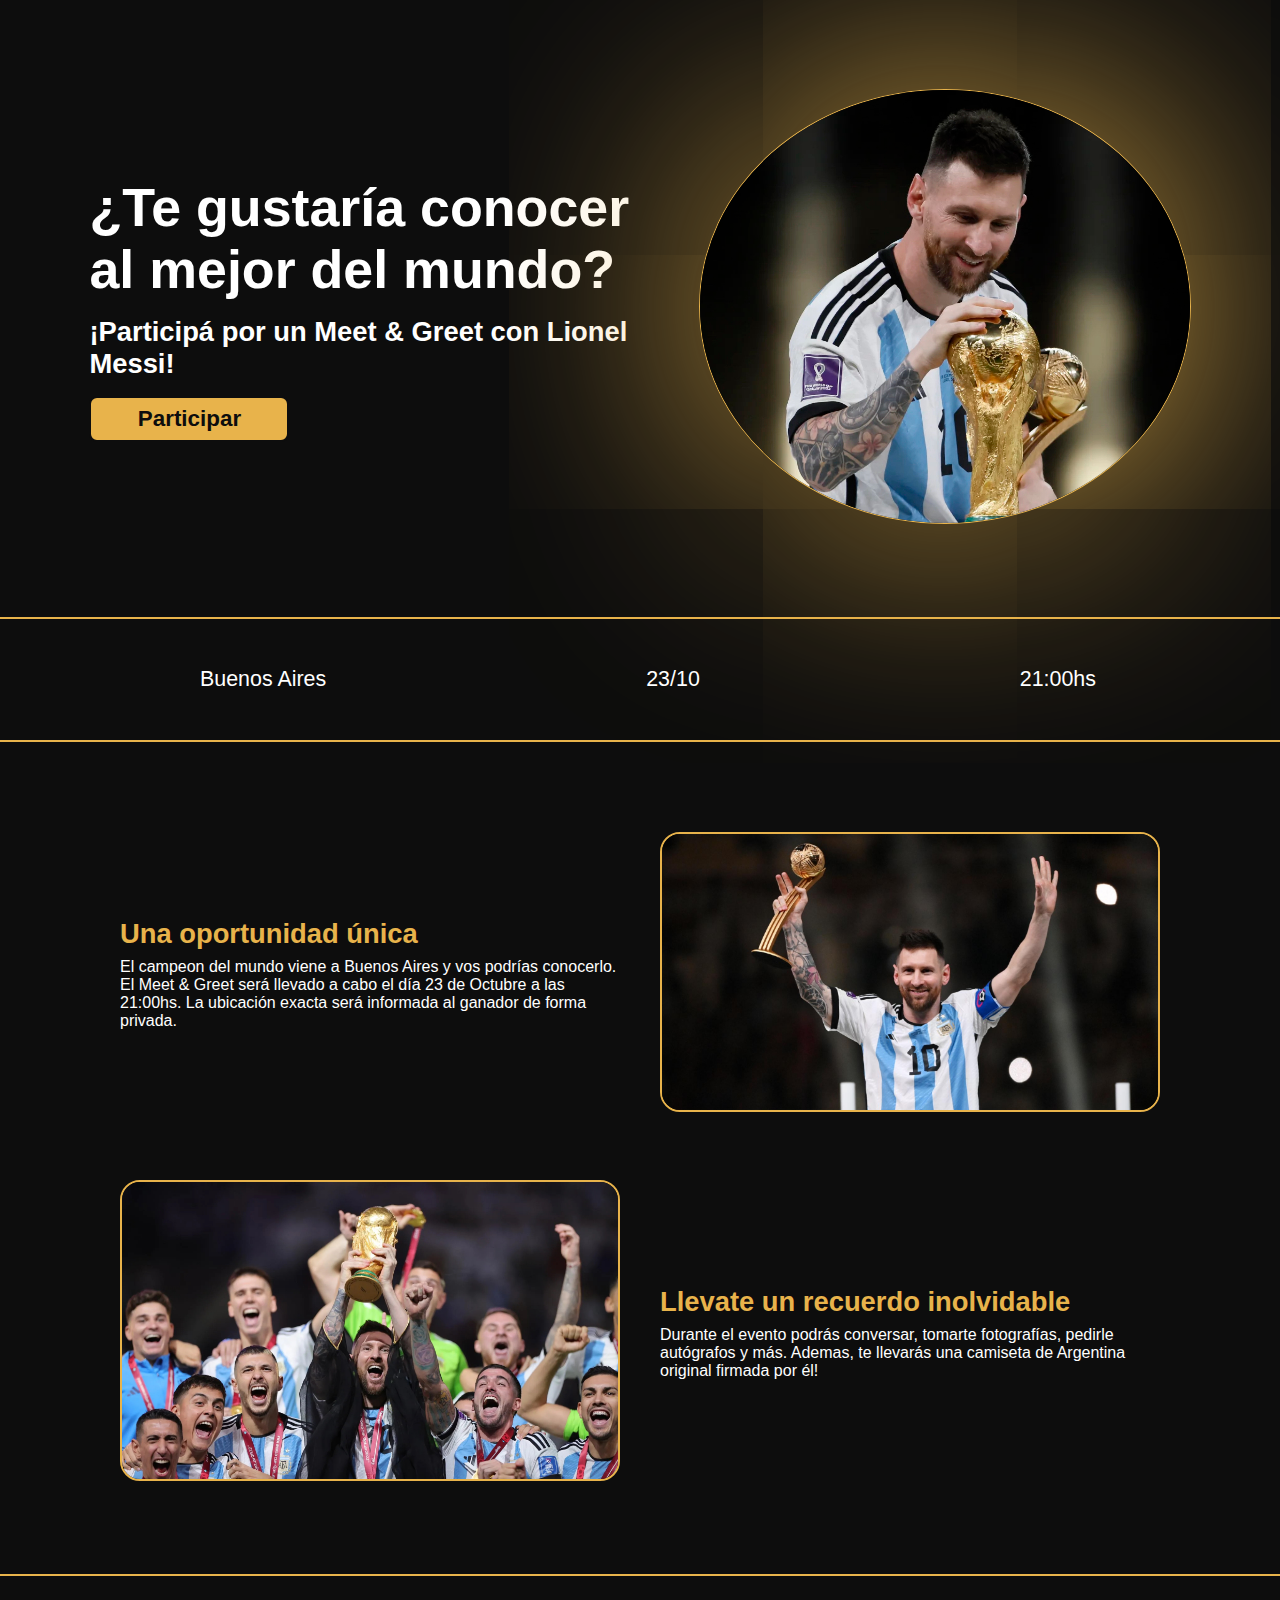
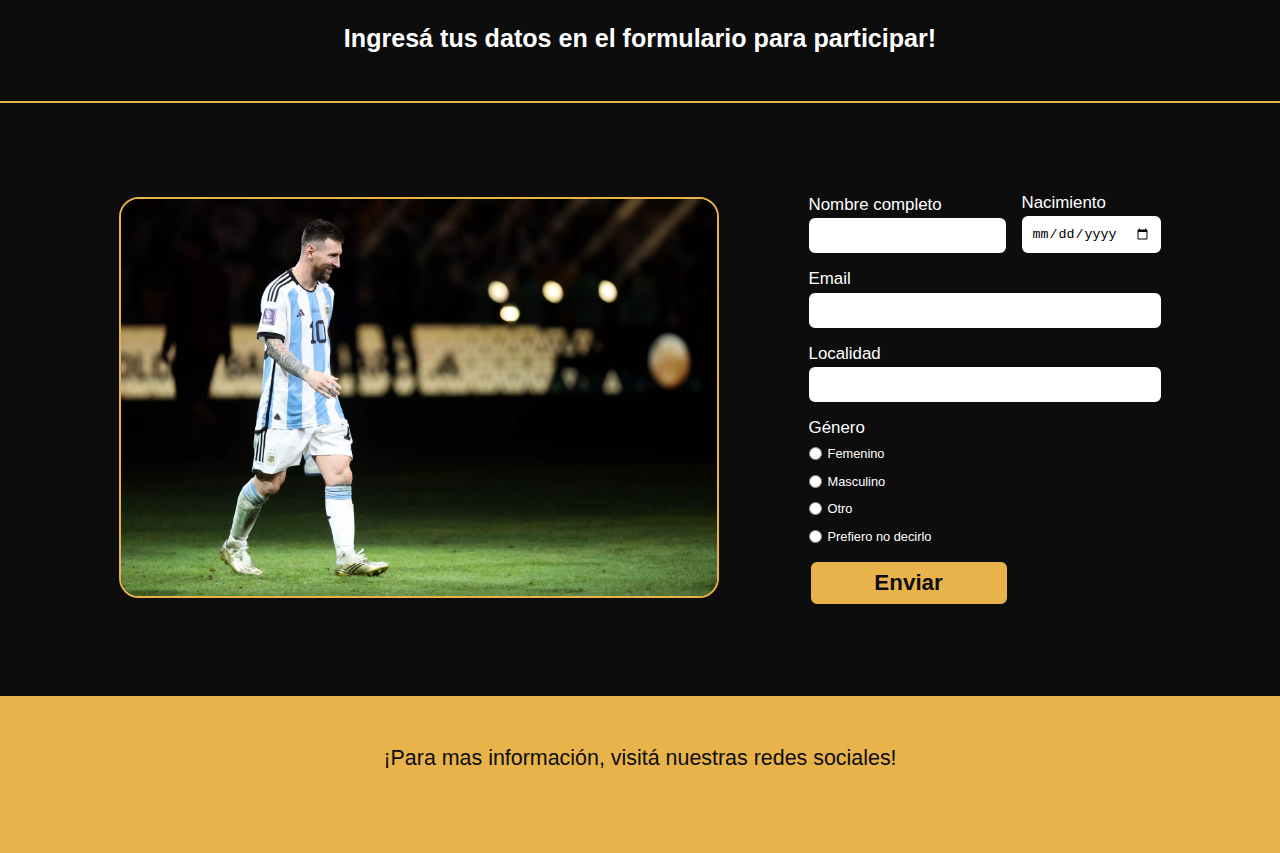
<file: index.html>
<!DOCTYPE html>
<html lang="en">
  <head>
    <meta charset="UTF-8" />
    <meta http-equiv="X-UA-Compatible" content="IE=edge" />
    <meta name="viewport" content="width=device-width, initial-scale=1.0" />
    <link
      rel="stylesheet"
      href="https://cdnjs.cloudflare.com/ajax/libs/font-awesome/6.4.0/css/all.min.css"
      integrity="sha512-iecdLmaskl7CVkqkXNQ/ZH/XLlvWZOJyj7Yy7tcenmpD1ypASozpmT/E0iPtmFIB46ZmdtAc9eNBvH0H/ZpiBw=="
      crossorigin="anonymous"
      referrerpolicy="no-referrer"
    />
    <link rel="stylesheet" href="styles.css" />
    <title>Meet and Greet - Messi</title>
  </head>
  <body>
    <section class="hero">
      <div class="hero__left">
        <h1>¿Te gustaría conocer al mejor del mundo?</h1>
        <h3>¡Participá por un Meet & Greet con Lionel Messi!</h3>
        <a href="#form" class="btn">Participar</a>
      </div>
      <div class="hero__right">
        <img src="./img/heroImg.jpeg" alt="#" />
      </div>
    </section>

    <section class="divider">
      <div class="divider__item">
        <i class="fa-solid fa-location-dot"></i>
        <p>Buenos Aires</p>
      </div>
      <div class="divider__item">
        <i class="fa-solid fa-calendar-days"></i>
        <p>23/10</p>
      </div>
      <div class="divider__item">
        <i class="fa-solid fa-clock"></i>
        <p>21:00hs</p>
      </div>
    </section>

    <section class="info">
      <div class="info__card">
        <div class="info__card--text">
          <h2>Una oportunidad única</h2>
          <p>
            El campeon del mundo viene a Buenos Aires y vos podrías conocerlo.
            El Meet & Greet será llevado a cabo el día 23 de Octubre a las
            21:00hs. La ubicación exacta será informada al ganador de forma
            privada.
          </p>
        </div>
        <div class="info__card--img">
          <img src="./img/infoImg1.jpeg" alt="#" />
        </div>
      </div>
      <div class="info__card">
        <div class="info__card--img">
          <img src="./img/infoImg2.jpg" alt="#" />
        </div>
        <div class="info__card--text">
          <h2>Llevate un recuerdo inolvidable</h2>
          <p>
            Durante el evento podrás conversar, tomarte fotografías, pedirle
            autógrafos y más. Ademas, te llevarás una camiseta de Argentina
            original firmada por él!
          </p>
        </div>
      </div>
    </section>

    <section class="divider">
      <div class="divider__item">
        <h3>Ingresá tus datos en el formulario para participar!</h3>
      </div>
    </section>

    <section class="form-section">
      <div class="form-section__img">
        <img src="./img/formImg.jpg" alt="#" />
      </div>

      <form class="form" action="respuesta.html" id="form">
        <div class="form__name-date">
          <label for="nombre" class="form__label">
            <span>Nombre completo</span>
            <input type="text" name="nombre" id="nombre" required />
          </label>
          <label class="form__label" for="nacimiento">
            <span>Nacimiento</span>
            <input type="date" name="nacimiento" id="nacimiento" required />
          </label>
        </div>
        <label for="email" class="form__label">
          <span>Email</span>
          <input type="email" name="email" id="email" required />
        </label>
        <label for="localidad" class="form__label">
          <span>Localidad</span>
          <input type="text" name="localidad" id="localidad" required />
        </label>
        <div class="form__gender">
          <span class="form__gender--title">Género</span>
          <div class="form__gender--options">
            <label>
              <input type="radio" name="gender" value="f" />
              <span>Femenino</span>
            </label>

            <label>
              <input type="radio" name="gender" value="m" />
              <span>Masculino</span>
            </label>

            <label>
              <input type="radio" name="gender" value="false" />
              <span>Otro</span>
            </label>
            <label>
              <input type="radio" name="gender" value="false" />
              <span>Prefiero no decirlo</span>
            </label>
          </div>
        </div>
        <div class="form__submit">
          <input type="submit" value="Enviar" class="btn" />
        </div>
      </form>
    </section>

    <footer class="footer">
      <p class="footer__text">
        ¡Para mas información, visitá nuestras redes sociales!
      </p>
      <div class="footer__links">
        <i class="fa-brands fa-instagram"></i>
        <i class="fa-brands fa-twitter"></i>
        <i class="fa-brands fa-tiktok"></i>
      </div>
    </footer>
  </body>
</html>
</file>
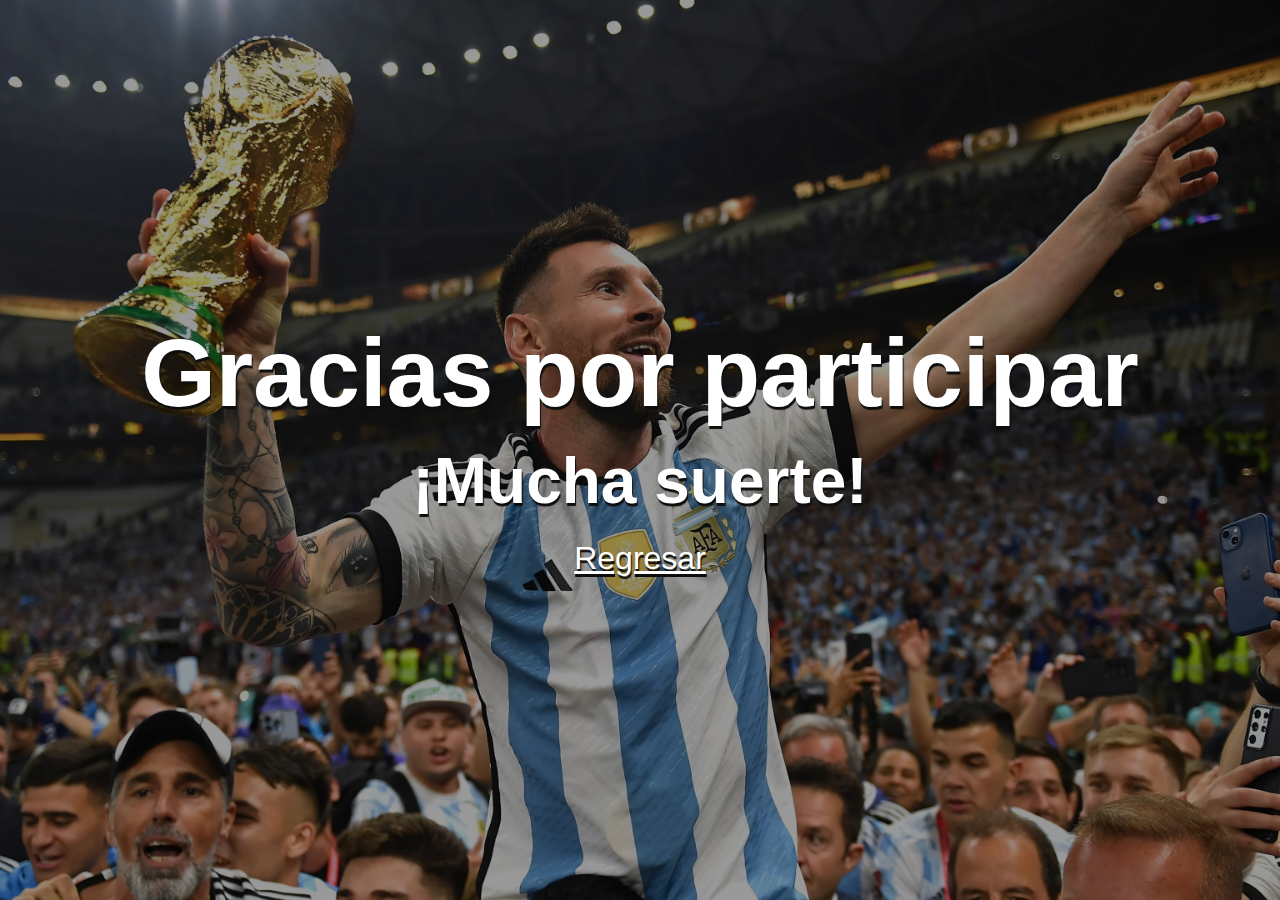
<file: respuesta.html>
<!DOCTYPE html>
<html lang="en">
  <head>
    <meta charset="UTF-8" />
    <meta http-equiv="X-UA-Compatible" content="IE=edge" />
    <meta name="viewport" content="width=device-width, initial-scale=1.0" />
    <link rel="stylesheet" href="./styles.css" />
    <title>Gracias por participar!</title>
  </head>
  <body>
    <div class="respuesta">
      <h1>Gracias por participar</h1>
      <h2>¡Mucha suerte!</h2>
      <a href="./index.html" class="btnRta">Regresar</a>
    </div>
  </body>
</html>
</file>
<file: styles.css>
/* Variables */
:root {
  /* Colores */
  --gold: #e8b34b;
  --dark: #0d0d0d;
  --light: #ffffff;

  /* Tamaños de letra */
  --fontL: clamp(2rem, 1.4366rem + 2.4038vw, 3.6rem);
  --fontM: clamp(1.2rem, 0.9887rem + 0.9014vw, 1.8rem);
  --fontS: clamp(1rem, 0.8592rem + 0.6009vw, 1.4rem);
  --fontXS: clamp(0.8rem, 0.6944rem + 0.4507vw, 1.1rem);

  /* Spacers */
  --spacer--sm: clamp(12px, 6.615383px + 1.538462vw, 22px);
  --spacer--md: clamp(24px, 15.384617px + 2.461538vw, 40px);
  --spacer--lg: clamp(1.875rem, 0.3345rem + 6.5728vw, 6.25rem);
}

/* Ajustes Generales */
html {
  scroll-behavior: smooth;
}
* {
  padding: 0;
  margin: 0;
  box-sizing: border-box;
}

body {
  background: var(--dark);
  color: var(--light);
  font-family: Arial, Helvetica, sans-serif;
}

.btn {
  width: 200px;
  padding: 8px;
  background: var(--gold);
  border: 2px solid var(--dark);
  color: var(--dark);
  text-align: center;
  font-weight: 600;
  border-radius: 8px;
  font-size: 1.4rem;
  text-decoration: none;
  transition: all 0.3s;
}
.btn:hover {
  background: var(--dark);
  border: 2px solid var(--gold);
  color: var(--gold);
  cursor: pointer;
}

/* Hero */
.hero {
  display: flex;
  align-items: center;
  justify-content: center;
  padding: var(--spacer--lg);
  gap: 2rem;
}

.hero__left {
  display: flex;
  flex-direction: column;
  gap: 1rem;
  max-width: 600px;
}
.hero__left h1 {
  font-size: var(--fontL);
}

.hero__left h3 {
  font-size: var(--fontM);
}

.hero__right {
  max-width: 600px;
}
.hero__right img {
  width: 100%;
  border-radius: 50%;
  border: 1px solid var(--gold);
  box-shadow: 0px 0px 260px 0px var(--gold);
}

/* Divider */
.divider {
  border-top: 2px solid var(--gold);
  border-bottom: 2px solid var(--gold);
  padding: 3rem;
  display: flex;
  flex-wrap: wrap;
  gap: 2rem;
  justify-content: space-around;
  align-items: center;
}

.divider__item {
  display: flex;
  align-items: center;
  justify-content: center;
  gap: 1rem;
  color: var(--light);
  font-size: var(--fontS);
  text-align: center;
}

.divider__item i {
  color: var(--gold);
}

/* Info */
.info {
  display: flex;
  flex-direction: column;
  align-items: center;
  gap: 4rem;
  padding: var(--spacer--lg);
}

.info__card {
  display: flex;
  justify-content: center;
  align-items: center;
  gap: var(--spacer--md);
  border-radius: 20px;
}

.info__card--text {
  display: flex;
  flex-direction: column;
  gap: 0.5rem;
  max-width: 500px;
}

.info__card--text h2 {
  font-size: var(--fontM);
  color: var(--gold);
}

.info__card--img {
  max-width: 500px;
}

.info__card--img img {
  width: 100%;
  border-radius: 20px;
  border: 2px solid var(--gold);
}

/* Form */
.form-section {
  display: flex;
  justify-content: center;
  align-items: center;
  gap: var(--spacer--lg);
  padding: var(--spacer--lg);
}

.form-section__img {
  max-width: 600px;
}

.form-section__img img {
  width: 100%;
  border-radius: 20px;
  border: 2px solid var(--gold);
}

.form {
  display: flex;
  flex-direction: column;
  gap: 1rem;
}
.form__name-date {
  display: flex;
  align-items: flex-end;
  gap: 1rem;
}

.form__label {
  display: flex;
  flex-direction: column;
  gap: 0.2rem;
}
.form__label span {
  font-size: var(--fontXS);
}
.form__label input {
  padding: 6px;
  border-radius: 6px;
  border: none;
  outline: none;
  border: 4px solid var(--light);
  width: 100%;
}

.form__label input:focus {
  border: 4px solid var(--gold);
}

.form__gender {
  display: flex;
  flex-direction: column;
}
.form__gender--title {
  font-size: var(--fontXS);
  margin-bottom: 0.5rem;
}
.form__gender--options {
  display: flex;
  flex-direction: column;
  align-items: flex-start;
  gap: 0.8rem;
}
.form__gender--options label {
  display: flex;
  gap: 6px;
  justify-content: center;
  align-items: center;
  font-size: 0.8rem;
}
.form__gender--options input[type="radio"] {
  accent-color: var(--gold);
  cursor: pointer;
}

/* Footer */
.footer {
  background: var(--gold);
  color: var(--dark);
  padding: 50px;
  display: flex;
  flex-direction: column;
  justify-content: center;
  align-items: center;
  gap: 2rem;
}
.footer__text {
  font-size: var(--fontS);
  text-align: center;
}
.footer__links {
  display: flex;
  gap: 2rem;
}
.footer .footer__links i {
  font-size: 2rem;
  transition: transform 0.3s;
  cursor: pointer;
}

.footer .footer__links i:hover {
  transform: scale(1.2);
}

/* Respuesta */
.respuesta {
  height: 100vh;
  background-size: cover;
  background-position: center;
  background-image: linear-gradient(
      0deg,
      rgba(0, 0, 0, 0.4),
      rgba(0, 0, 0, 0.4)
    ),
    url(./img//rtaImg.jpeg);
  display: flex;
  flex-direction: column;
  align-items: center;
  justify-content: center;
  gap: 1rem;
}
.respuesta h1 {
  font-size: 6rem;
  text-shadow: 1px 3px 1px #0d0d0d;
}

.respuesta h2 {
  font-size: 4rem;
  text-shadow: 1px 3px 1px #0d0d0d;
}

.btnRta {
  padding: 6px;
  color: #ffffff;
  font-size: 2rem;
  text-shadow: 1px 3px 1px #0d0d0d;
  transition: transform 0.3s;
}

.btnRta:hover {
  transform: scale(1.1);
}

/* Medias Queries */
@media screen and (max-width: 800px) {
  /* Hero */
  .hero {
    flex-wrap: wrap;
  }
  /* Info Cards */
  .info__card {
    flex-wrap: wrap;
  }
}
@media screen and (max-width: 1100px) {
  /* Form Section */
  .form-section {
    flex-wrap: wrap;
    justify-content: flex-start;
  }
}
</file>
